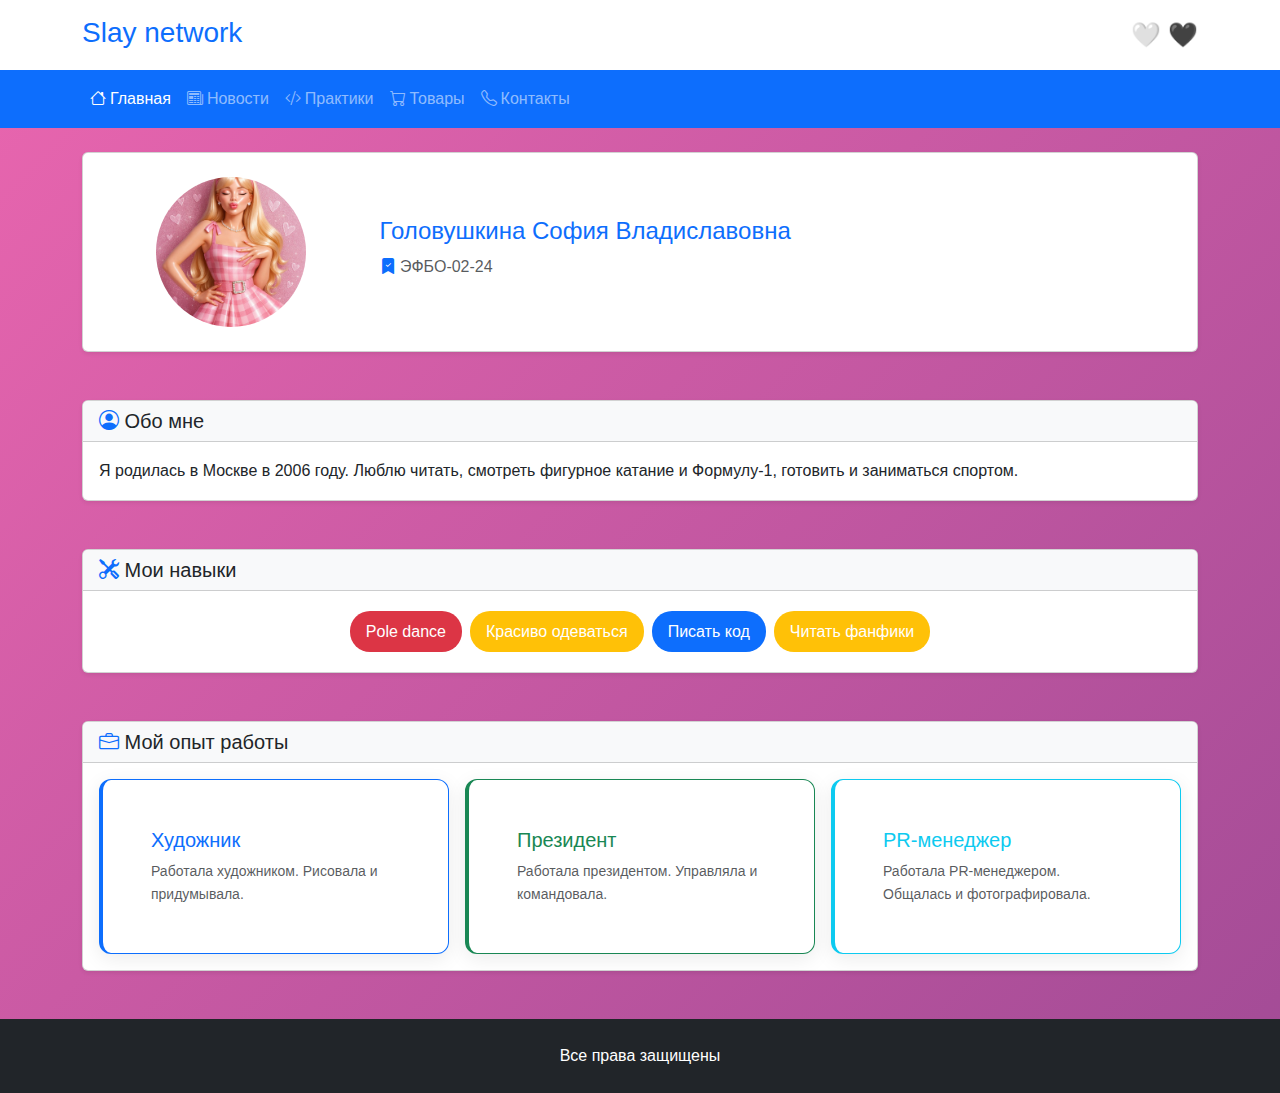
<file: index.html>
<!DOCTYPE html>
<html lang="ru">
  <head>
    <meta charset="UTF-8" />
    <meta name="viewport" content="width=device-width, initial-scale=1.0" />
    <title>Главная</title>
    <link
      href="https://cdn.jsdelivr.net/npm/bootstrap@5.3.2/dist/css/bootstrap.min.css"
      rel="stylesheet"
    />
    <link
      rel="stylesheet"
      href="https://cdn.jsdelivr.net/npm/bootstrap-icons@1.11.1/font/bootstrap-icons.css"
    />
    <link rel="stylesheet" href="style/styles.css" />
    <style>
      .theme-switcher__button {
        background: none;
        border: none;
        cursor: pointer;
        font-size: 1.5rem;
        transition: transform 0.3s ease;
      }

      .theme-switcher__button:hover {
        transform: scale(1.1);
      }

      .skill-badge {
        margin: 0.25rem;
        padding: 0.5rem 1rem;
        border-radius: 20px;
        font-weight: 500;
      }

      .experience-card {
        transition: transform 0.2s;
        height: 100%;
      }

      .experience-card:hover {
        transform: translateY(-5px);
      }

      .profile-photo {
        width: 150px;
        height: 150px;
        object-fit: cover;
      }
    </style>
  </head>
  <body class="bg-light">
    <div class="container-fluid p-0">
      <!-- Header -->
      <header class="bg-white shadow-sm py-3">
        <div class="container">
          <div class="row align-items-center">
            <div class="col">
              <h1 class="h3 mb-1 text-primary">Slay network</h1>
            </div>
            <div class="col-auto">
              <div class="theme-switcher">
                <button
                  class="theme-switcher__button"
                  id="themeToggle"
                  aria-label="Переключить тему"
                >
                  <span class="theme-switcher__icon theme-switcher__icon--light"
                    >🤍</span
                  >
                  <span class="theme-switcher__icon theme-switcher__icon--dark"
                    >🖤</span
                  >
                </button>
              </div>
            </div>
          </div>
        </div>
      </header>

      <!-- Navigation -->
      <nav class="navbar navbar-expand-lg navbar-dark bg-primary">
        <div class="container">
          <button
            class="navbar-toggler"
            type="button"
            data-bs-toggle="collapse"
            data-bs-target="#navbarNav"
          >
            <span class="navbar-toggler-icon"></span>
          </button>
          <div class="collapse navbar-collapse" id="navbarNav">
            <ul class="navbar-nav">
              <li class="nav-item">
                <a class="nav-link active" href="index.html">
                  <i class="bi bi-house me-1"></i>Главная
                </a>
              </li>
              <li class="nav-item">
                <a class="nav-link" href="pages/news.html">
                  <i class="bi bi-newspaper me-1"></i>Новости
                </a>
              </li>
              <li class="nav-item">
                <a class="nav-link" href="pages/practices.html">
                  <i class="bi bi-code-slash me-1"></i>Практики
                </a>
              </li>
              <li class="nav-item">
                <a class="nav-link" href="pages/goods.html">
                  <i class="bi bi-cart me-1"></i>Товары
                </a>
              </li>
              <li class="nav-item">
                <a class="nav-link" href="pages/contacts.html">
                  <i class="bi bi-telephone me-1"></i>Контакты
                </a>
              </li>
            </ul>
          </div>
        </div>
      </nav>

      <!-- Main Content -->
      <main class="container my-4">
        <!-- Profile Section -->
        <section class="mb-5">
          <div class="card shadow-sm">
            <div class="card-body p-4">
              <div class="row align-items-center">
                <div class="col-md-3 text-center mb-3 mb-md-0">
                  <img
                    src="images/photo.png"
                    alt="Фото автора"
                    class="img-fluid rounded-circle profile-photo"
                  />
                </div>
                <div class="col-md-9">
                  <h2 class="card-title h4 text-primary">
                    Головушкина София Владиславовна
                  </h2>
                  <p class="card-text text-muted mb-2">
                    <i class="bi bi-bookmark-check-fill text-primary"></i>
                    ЭФБО-02-24
                  </p>
                </div>
              </div>
            </div>
          </div>
        </section>

        <!-- About Section -->
        <section class="mb-5">
          <div class="card shadow-sm">
            <div class="card-header bg-light">
              <h3 class="card-title h5 mb-0">
                <i class="bi bi-person-circle text-primary"></i>
                Обо мне
              </h3>
            </div>
            <div class="card-body">
              <p class="card-text">
                Я родилась в Москве в 2006 году. Люблю читать, смотреть фигурное
                катание и Формулу-1, готовить и заниматься спортом.
              </p>
            </div>
          </div>
        </section>

        <!-- Skills Section -->
        <section class="mb-5">
          <div class="card shadow-sm">
            <div class="card-header bg-light">
              <h3 class="card-title h5 mb-0">
                <i class="bi bi-tools text-primary"></i>
                Мои навыки
              </h3>
            </div>
            <div class="card-body">
              <div class="d-flex flex-wrap justify-content-center">
                <span class="skill-badge bg-danger text-white">Pole dance</span>
                <span class="skill-badge bg-warning text-white"
                  >Красиво одеваться</span
                >
                <span class="skill-badge bg-primary text-white"
                  >Писать код</span
                >
                <span class="skill-badge bg-warning text-white"
                  >Читать фанфики</span
                >
              </div>
            </div>
          </div>
        </section>

        <!-- Experience Section -->
        <section class="mb-5">
          <div class="card shadow-sm">
            <div class="card-header bg-light">
              <h3 class="card-title h5 mb-0">
                <i class="bi bi-briefcase text-primary"></i>
                Мой опыт работы
              </h3>
            </div>
            <div class="card-body">
              <div class="row g-3">
                <div class="col-md-4">
                  <div class="card h-100 experience-card border-primary">
                    <div class="card-body">
                      <h5 class="card-title text-primary">Художник</h5>
                      <p class="card-text small text-muted">
                        Работала художником. Рисовала и придумывала.
                      </p>
                    </div>
                  </div>
                </div>
                <div class="col-md-4">
                  <div class="card h-100 experience-card border-success">
                    <div class="card-body">
                      <h5 class="card-title text-success">Президент</h5>
                      <p class="card-text small text-muted">
                        Работала президентом. Управляла и командовала.
                      </p>
                    </div>
                  </div>
                </div>
                <div class="col-md-4">
                  <div class="card h-100 experience-card border-info">
                    <div class="card-body">
                      <h5 class="card-title text-info">PR-менеджер</h5>
                      <p class="card-text small text-muted">
                        Работала PR-менеджером. Общалась и фотографировала.
                      </p>
                    </div>
                  </div>
                </div>
              </div>
            </div>
          </div>
        </section>
      </main>

      <!-- Footer -->
      <footer class="bg-dark text-white py-4 mt-5">
        <div class="container">
          <div class="row align-items-center">
            <div class="col-md-12 text-center">
              <p class="mb-0">Все права защищены</p>
            </div>
          </div>
        </div>
      </footer>
    </div>

    <script src="https://cdn.jsdelivr.net/npm/bootstrap@5.3.2/dist/js/bootstrap.bundle.min.js"></script>
    <script>
      // Функционал переключения темы
      class ThemeSwitcher {
        constructor() {
          this.themeToggle = document.getElementById("themeToggle");
          this.currentTheme = localStorage.getItem("theme") || "light";

          this.init();
        }

        init() {
          this.setTheme(this.currentTheme);
          this.themeToggle.addEventListener("click", () => this.toggleTheme());

          // Слушаем изменения системной темы
          window
            .matchMedia("(prefers-color-scheme: dark)")
            .addEventListener("change", (e) => {
              if (!localStorage.getItem("theme")) {
                this.setTheme(e.matches ? "dark" : "light");
              }
            });
        }

        toggleTheme() {
          this.currentTheme = this.currentTheme === "light" ? "dark" : "light";
          this.setTheme(this.currentTheme);
        }

        setTheme(theme) {
          document.documentElement.setAttribute("data-theme", theme);
          localStorage.setItem("theme", theme);
          this.updateButton(theme);
        }

        updateButton(theme) {
          const button = this.themeToggle;
          if (theme === "dark") {
            button.setAttribute("aria-label", "Включить светлую тему");
            button.classList.add("theme-switcher__button--dark");
          } else {
            button.setAttribute("aria-label", "Включить темную тему");
            button.classList.remove("theme-switcher__button--dark");
          }
        }
      }

      // Инициализация при загрузке страницы
      document.addEventListener("DOMContentLoaded", () => {
        new ThemeSwitcher();
      });
    </script>
  </body>
</html>
</file>
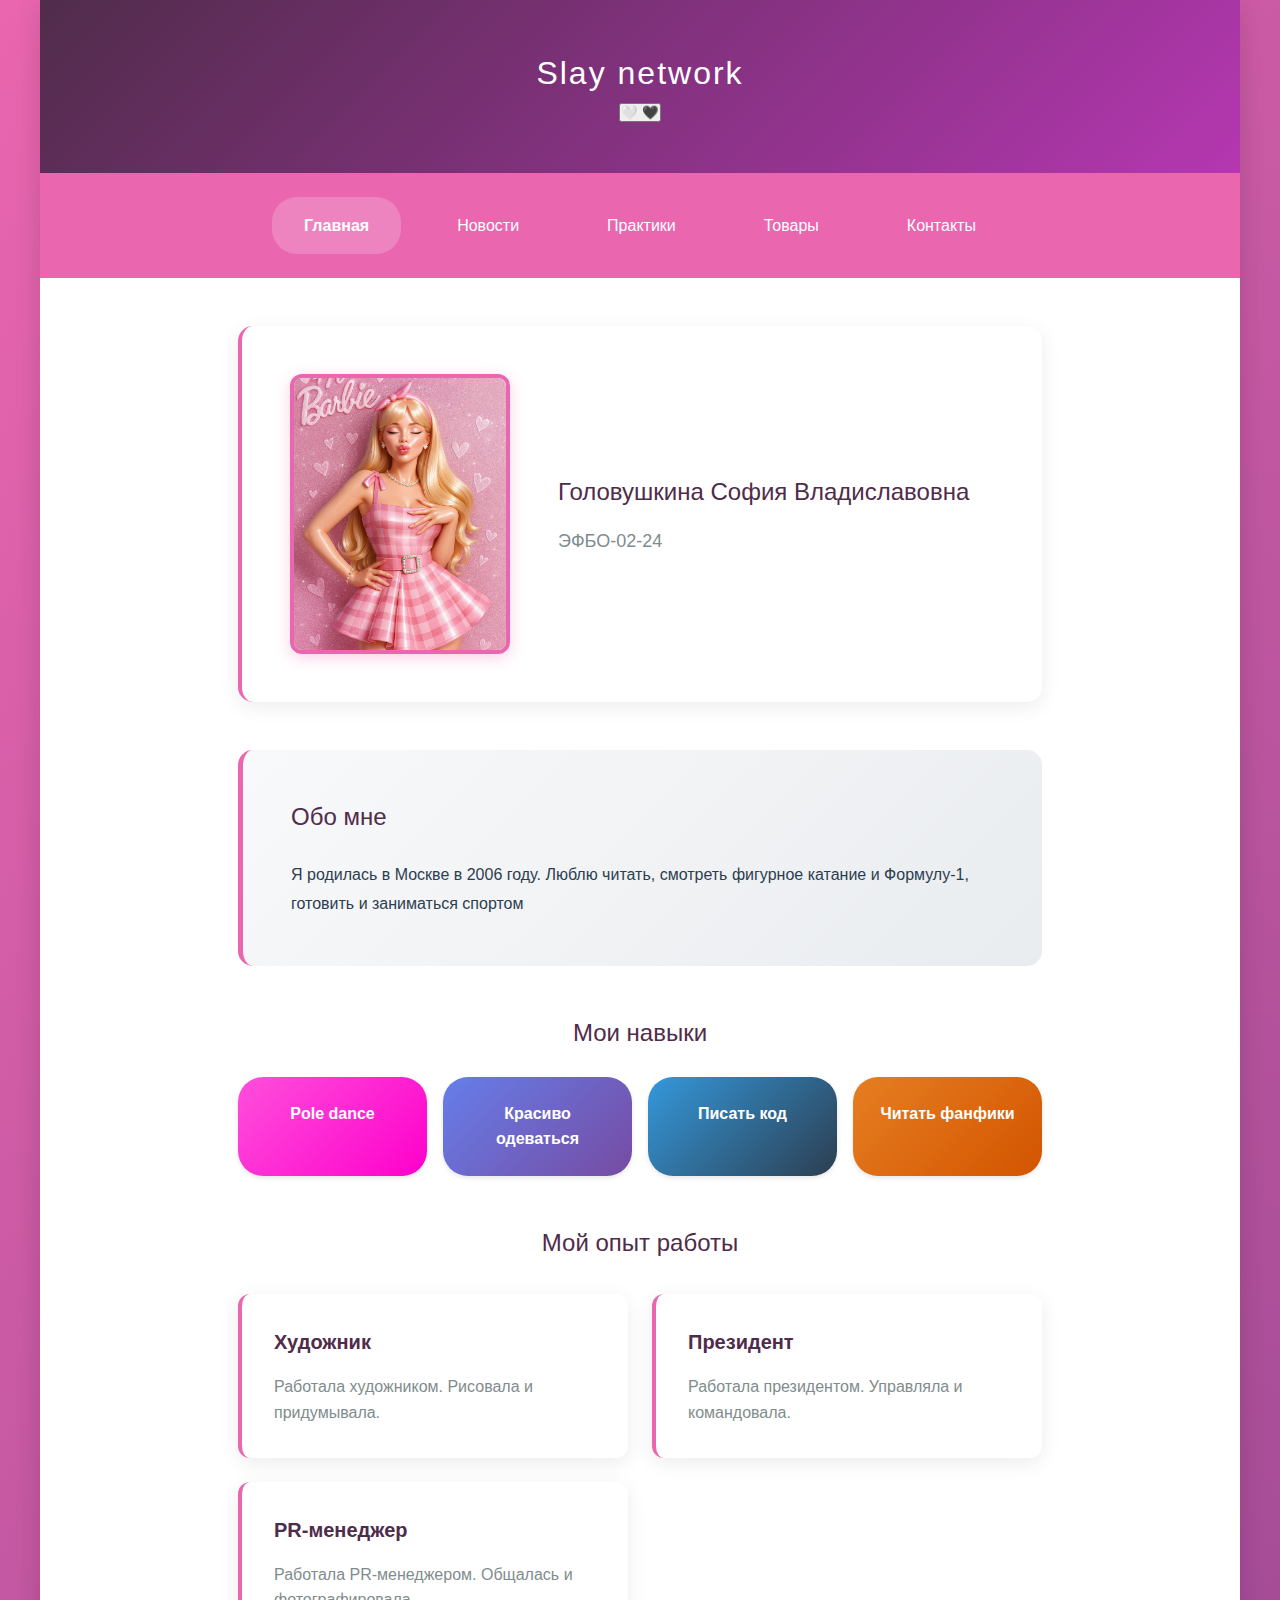
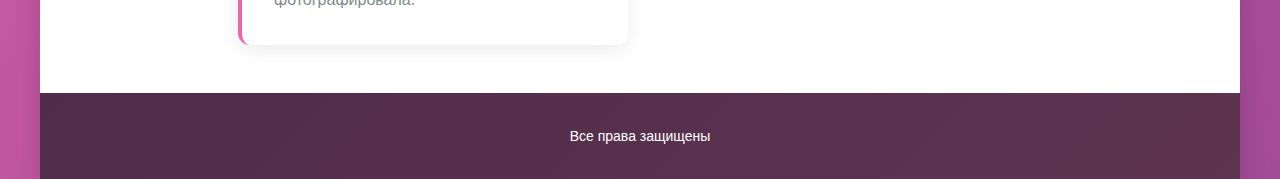
<file: index_v1.html>
<!DOCTYPE html>
<html lang="ru">
  <head>
    <meta charset="UTF-8" />
    <meta name="viewport" content="width=device-width, initial-scale=1.0" />
    <title>Главная</title>
    <link rel="stylesheet" href="style/styles.css" />
  </head>
  <body>
    <div class="page">
      <header class="header">
        <div class="header__top">
          <h1 class="header__title">Slay network</h1>
          <div class="theme-switcher">
            <button
              class="theme-switcher__button"
              id="themeToggle"
              aria-label="Переключить тему"
            >
              <span class="theme-switcher__icon theme-switcher__icon--light"
                >🤍</span
              >
              <span class="theme-switcher__icon theme-switcher__icon--dark"
                >🖤</span
              >
            </button>
          </div>
        </div>
      </header>
      <nav class="nav">
        <ul class="nav__list">
          <li class="nav__item nav__item--active">
            <a class="nav__link" href="index.html">Главная</a>
          </li>
          <li class="nav__item">
            <a class="nav__link" href="pages/news.html">Новости</a>
          </li>
          <li class="nav__item">
            <a class="nav__link" href="pages/practices.html">Практики</a>
          </li>
          <li class="nav__item">
            <a class="nav__link" href="pages/goods.html">Товары</a>
          </li>
          <li class="nav__item">
            <a class="nav__link" href="pages/contacts.html">Контакты</a>
          </li>
        </ul>
      </nav>
      <main class="main">
        <section class="profile">
          <div class="profile__card">
            <img
              class="profile__photo"
              src="images/photo.png"
              alt="Фото автора"
            />
            <div class="profile__info">
              <h2 class="profile__name">Головушкина София Владиславовна</h2>
              <p class="profile__group">ЭФБО-02-24</p>
            </div>
          </div>
        </section>

        <section class="about">
          <h2 class="about__title">Обо мне</h2>
          <div class="about__content">
            <p class="about__text">
              Я родилась в Москве в 2006 году. Люблю читать, смотреть фигурное
              катание и Формулу-1, готовить и заниматься спортом
            </p>
          </div>
        </section>

        <section class="skills">
          <h2 class="skills__title">Мои навыки</h2>
          <div class="skills__list">
            <div class="skill skill--pink">
              <span class="skill__name">Pole dance</span>
            </div>
            <div class="skill skill--purple">
              <span class="skill__name">Красиво одеваться</span>
            </div>
            <div class="skill skill--blue">
              <span class="skill__name">Писать код</span>
            </div>
            <div class="skill skill--orange">
              <span class="skill__name">Читать фанфики</span>
            </div>
          </div>
        </section>

        <section class="experience">
          <h2 class="experience__title">Мой опыт работы</h2>
          <div class="experience__grid">
            <article class="experience-card">
              <h3 class="experience-card__title">Художник</h3>
              <p class="experience-card__desc">
                Работала художником. Рисовала и придумывала.
              </p>
            </article>
            <article class="experience-card">
              <h3 class="experience-card__title">Президент</h3>
              <p class="experience-card__desc">
                Работала президентом. Управляла и командовала.
              </p>
            </article>
            <article class="experience-card">
              <h3 class="experience-card__title">PR-менеджер</h3>
              <p class="experience-card__desc">
                Работала PR-менеджером. Общалась и фотографировала.
              </p>
            </article>
          </div>
        </section>
      </main>
      <footer class="footer">
        <p class="footer__text">Все права защищены</p>
      </footer>
    </div>

    <script>
      // Функционал переключения темы
      class ThemeSwitcher {
        constructor() {
          this.themeToggle = document.getElementById("themeToggle");
          this.currentTheme = localStorage.getItem("theme") || "light";

          this.init();
        }

        init() {
          this.setTheme(this.currentTheme);
          this.themeToggle.addEventListener("click", () => this.toggleTheme());

          // Слушаем изменения системной темы
          window
            .matchMedia("(prefers-color-scheme: dark)")
            .addEventListener("change", (e) => {
              if (!localStorage.getItem("theme")) {
                this.setTheme(e.matches ? "dark" : "light");
              }
            });
        }

        toggleTheme() {
          this.currentTheme = this.currentTheme === "light" ? "dark" : "light";
          this.setTheme(this.currentTheme);
        }

        setTheme(theme) {
          document.documentElement.setAttribute("data-theme", theme);
          localStorage.setItem("theme", theme);
          this.updateButton(theme);
        }

        updateButton(theme) {
          const button = this.themeToggle;
          if (theme === "dark") {
            button.setAttribute("aria-label", "Включить светлую тему");
            button.classList.add("theme-switcher__button--dark");
          } else {
            button.setAttribute("aria-label", "Включить темную тему");
            button.classList.remove("theme-switcher__button--dark");
          }
        }
      }

      // Инициализация при загрузке страницы
      document.addEventListener("DOMContentLoaded", () => {
        new ThemeSwitcher();
      });
    </script>
  </body>
</html>
</file>
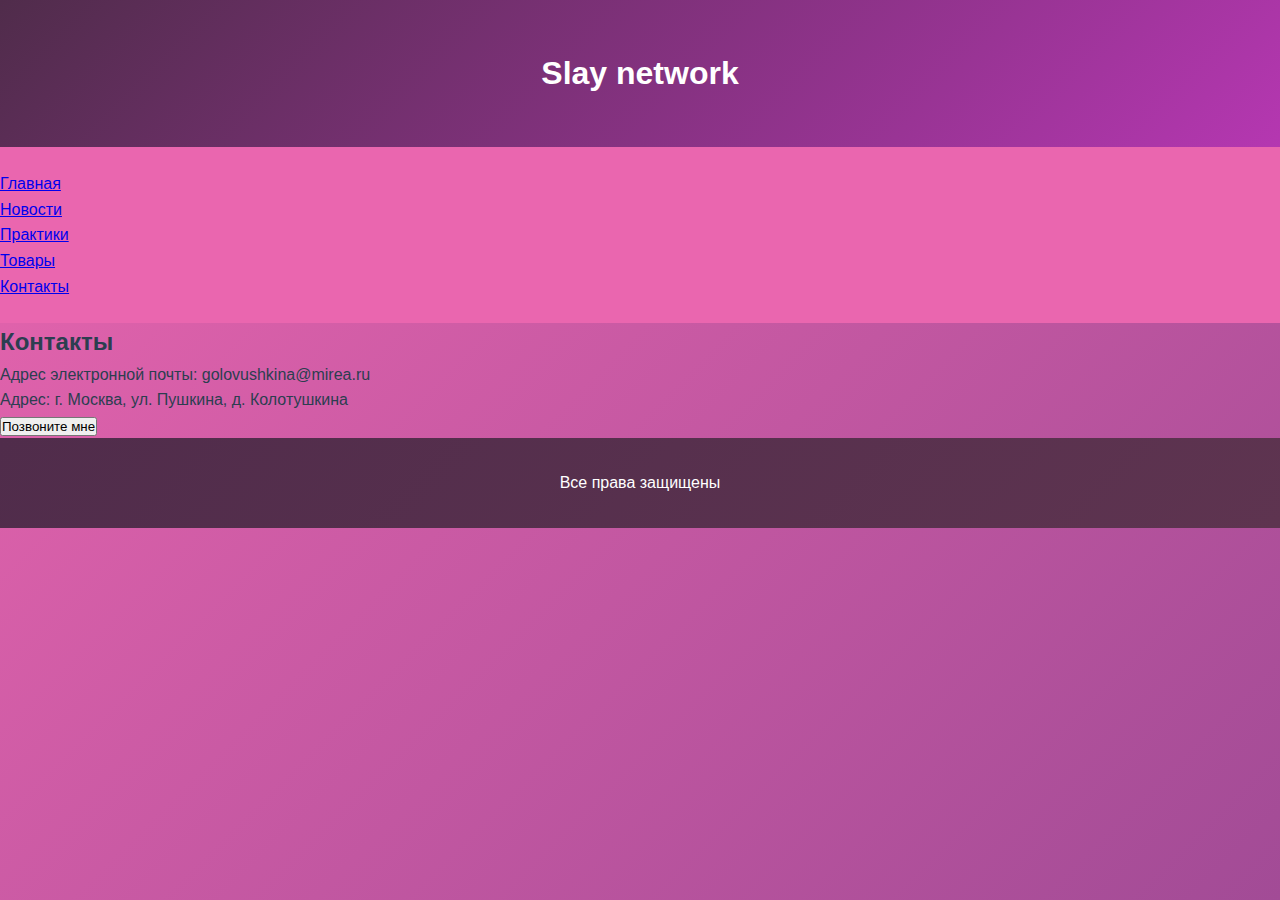
<file: pages/contacts.html>
<!DOCTYPE html>
<html lang="ru">
  <head>
    <meta charset="UTF-8" />
    <meta name="viewport" content="width=device-width, initial-scale=1.0" />
    <title>Контакты</title>
    <link rel="stylesheet" href="../style/styles.css" />
  </head>
  <body>
    <div class="page-container">
      <header class="header">
        <h1>Slay network</h1>
      </header>
      <nav class="nav">
        <ul class="nav-list">
          <li class="nav-item">
            <a class="nav-link" href="../index.html">Главная</a>
          </li>
          <li class="nav-item">
            <a class="nav-link" href="news.html">Новости</a>
          </li>
          <li class="nav-item">
            <a class="nav-link" href="practices.html">Практики</a>
          </li>
          <li class="nav-item">
            <a class="nav-link" href="goods.html">Товары</a>
          </li>
          <li class="nav-item">
            <a class="nav-link" href="contacts.html">Контакты</a>
          </li>
        </ul>
      </nav>
      <main class="content">
        <section class="contacts-container">
          <h2 class="section-title">Контакты</h2>
          <div class="contact-info">
            <p>Адрес электронной почты: golovushkina@mirea.ru</p>
          </div>
          <div class="contact-info">
            <p>Адрес: г. Москва, ул. Пушкина, д. Колотушкина</p>
          </div>
          <button class="contact-button">Позвоните мне</button>
        </section>
      </main>
      <footer class="footer">
        <p>Все права защищены</p>
      </footer>
    </div>
  </body>
</html>
</file>
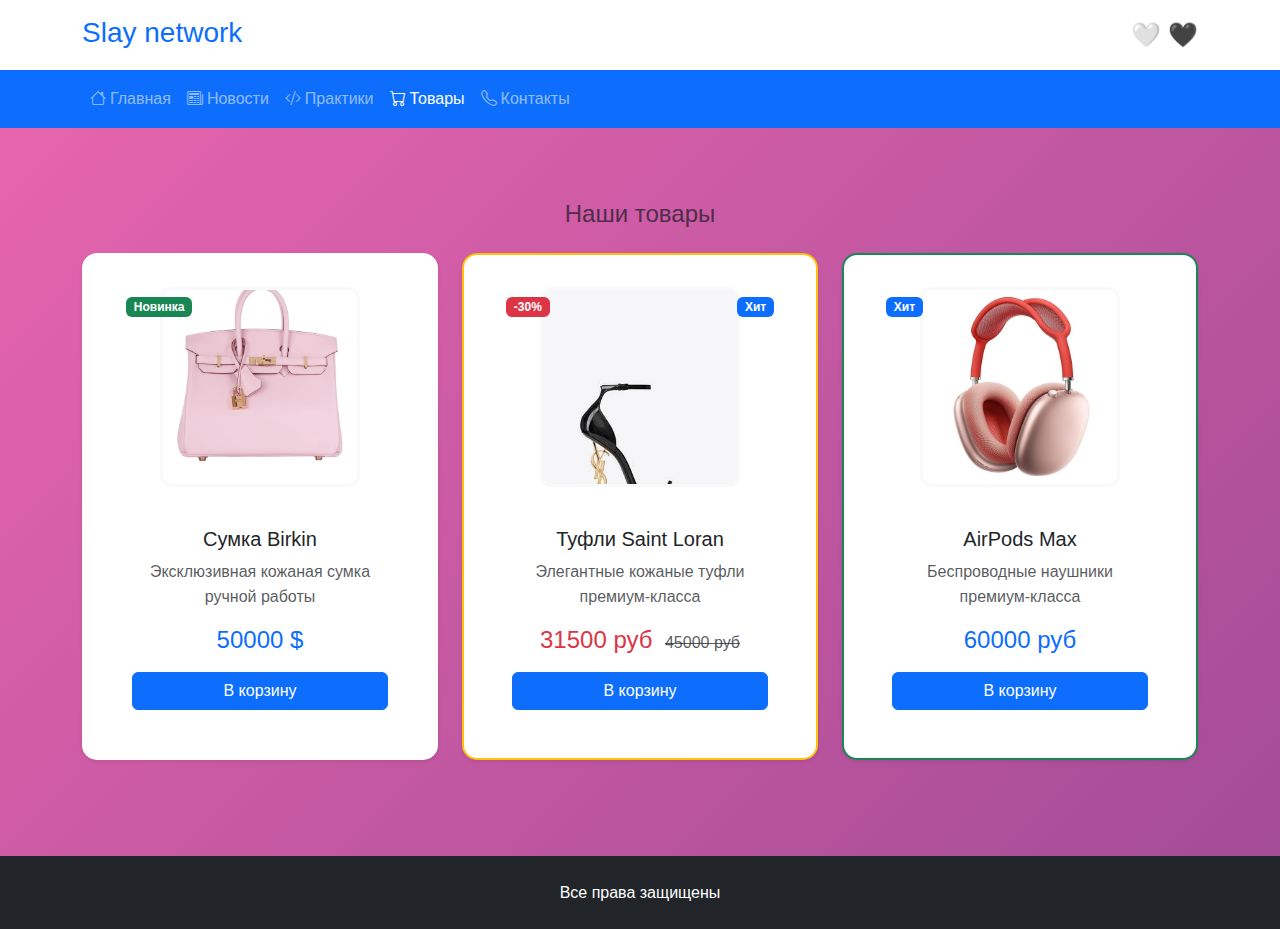
<file: pages/goods.html>
<!DOCTYPE html>
<html lang="ru">
  <head>
    <meta charset="UTF-8" />
    <meta name="viewport" content="width=device-width, initial-scale=1.0" />
    <title>Товары</title>
    <link
      href="https://cdn.jsdelivr.net/npm/bootstrap@5.3.2/dist/css/bootstrap.min.css"
      rel="stylesheet"
    />
    <link
      rel="stylesheet"
      href="https://cdn.jsdelivr.net/npm/bootstrap-icons@1.11.1/font/bootstrap-icons.css"
    />
    <link rel="stylesheet" href="../style/styles.css" />
    <style>
      .theme-switcher__button {
        background: none;
        border: none;
        cursor: pointer;
        font-size: 1.5rem;
        transition: transform 0.3s ease;
      }

      .theme-switcher__button:hover {
        transform: scale(1.1);
      }

      .product-card {
        transition: transform 0.2s;
        height: 100%;
      }

      .product-card:hover {
        transform: translateY(-5px);
      }

      .product-card__badge {
        position: absolute;
        top: 10px;
        left: 10px;
        z-index: 2;
      }

      .product-card--selected {
        border: 2px solid #198754 !important;
      }

      .product-card__image {
        height: 200px;
        object-fit: cover;
      }
    </style>
  </head>
  <body class="bg-light">
    <div class="container-fluid p-0">
      <!-- Header -->
      <header class="bg-white shadow-sm py-3">
        <div class="container">
          <div class="row align-items-center">
            <div class="col">
              <h1 class="h3 mb-1 text-primary">Slay network</h1>
            </div>
            <div class="col-auto">
              <div class="theme-switcher">
                <button
                  class="theme-switcher__button"
                  id="themeToggle"
                  aria-label="Переключить тему"
                >
                  <span class="theme-switcher__icon theme-switcher__icon--light"
                    >🤍</span
                  >
                  <span class="theme-switcher__icon theme-switcher__icon--dark"
                    >🖤</span
                  >
                </button>
              </div>
            </div>
          </div>
        </div>
      </header>

      <!-- Navigation -->
      <nav class="navbar navbar-expand-lg navbar-dark bg-primary">
        <div class="container">
          <button
            class="navbar-toggler"
            type="button"
            data-bs-toggle="collapse"
            data-bs-target="#navbarNav"
          >
            <span class="navbar-toggler-icon"></span>
          </button>
          <div class="collapse navbar-collapse" id="navbarNav">
            <ul class="navbar-nav">
              <li class="nav-item">
                <a class="nav-link" href="../index.html">
                  <i class="bi bi-house me-1"></i>Главная
                </a>
              </li>
              <li class="nav-item">
                <a class="nav-link" href="news.html">
                  <i class="bi bi-newspaper me-1"></i>Новости
                </a>
              </li>
              <li class="nav-item">
                <a class="nav-link" href="practices.html">
                  <i class="bi bi-code-slash me-1"></i>Практики
                </a>
              </li>
              <li class="nav-item">
                <a class="nav-link active" href="goods.html">
                  <i class="bi bi-cart me-1"></i>Товары
                </a>
              </li>
              <li class="nav-item">
                <a class="nav-link" href="contacts.html">
                  <i class="bi bi-telephone me-1"></i>Контакты
                </a>
              </li>
            </ul>
          </div>
        </div>
      </nav>

      <!-- Main Content -->
      <main class="container my-4">
        <section class="products">
          <h2 class="products__title text-center mb-4">Наши товары</h2>

          <div class="row g-4">
            <!-- Карточка 1 - Базовая -->
            <div class="col-md-4">
              <article class="card h-100 product-card shadow-sm">
                <div class="position-relative">
                  <span class="badge bg-success product-card__badge"
                    >Новинка</span
                  >
                  <img
                    src="../images/goods1.png"
                    class="card-img-top product-card__image"
                    alt="Сумка Birkin"
                  />
                </div>
                <div class="card-body d-flex flex-column">
                  <h3 class="card-title h5">Сумка Birkin</h3>
                  <p class="card-text text-muted flex-grow-1">
                    Эксклюзивная кожаная сумка ручной работы
                  </p>
                  <div class="mb-3">
                    <span class="h4 text-primary">50000 $</span>
                  </div>
                  <button class="btn btn-primary product-card__add-to-cart">
                    В корзину
                  </button>
                </div>
              </article>
            </div>

            <!-- Карточка 2 - Со скидкой -->
            <div class="col-md-4">
              <article class="card h-100 product-card shadow-sm border-warning">
                <div class="position-relative">
                  <span class="badge bg-danger product-card__badge">-30%</span>
                  <span
                    class="badge bg-primary product-card__badge"
                    style="left: auto; right: 10px"
                    >Хит</span
                  >
                  <img
                    src="../images/goods2.png"
                    class="card-img-top product-card__image"
                    alt="Туфли Saint Loran"
                  />
                </div>
                <div class="card-body d-flex flex-column">
                  <h3 class="card-title h5">Туфли Saint Loran</h3>
                  <p class="card-text text-muted flex-grow-1">
                    Элегантные кожаные туфли премиум-класса
                  </p>
                  <div class="mb-3">
                    <span class="h4 text-danger">31500 руб</span>
                    <span class="text-muted text-decoration-line-through ms-2"
                      >45000 руб</span
                    >
                  </div>
                  <button class="btn btn-primary product-card__add-to-cart">
                    В корзину
                  </button>
                </div>
              </article>
            </div>

            <!-- Карточка 3 - Хит продаж -->
            <div class="col-md-4">
              <article
                class="card h-100 product-card shadow-sm product-card--selected"
              >
                <div class="position-relative">
                  <span class="badge bg-primary product-card__badge">Хит</span>
                  <img
                    src="../images/goods3.png"
                    class="card-img-top product-card__image"
                    alt="AirPods Max"
                  />
                </div>
                <div class="card-body d-flex flex-column">
                  <h3 class="card-title h5">AirPods Max</h3>
                  <p class="card-text text-muted flex-grow-1">
                    Беспроводные наушники премиум-класса
                  </p>
                  <div class="mb-3">
                    <span class="h4 text-primary">60000 руб</span>
                  </div>
                  <button class="btn btn-primary product-card__add-to-cart">
                    В корзину
                  </button>
                </div>
              </article>
            </div>
          </div>
        </section>
      </main>

      <!-- Footer -->
      <footer class="bg-dark text-white py-4 mt-5">
        <div class="container">
          <div class="row align-items-center">
            <div class="col-md-12 text-center">
              <p class="mb-0">Все права защищены</p>
            </div>
          </div>
        </div>
      </footer>
    </div>

    <script src="https://cdn.jsdelivr.net/npm/bootstrap@5.3.2/dist/js/bootstrap.bundle.min.js"></script>
    <script>
      // Функционал переключения темы
      class ThemeSwitcher {
        constructor() {
          this.themeToggle = document.getElementById("themeToggle");
          this.currentTheme = localStorage.getItem("theme") || "light";

          this.init();
        }

        init() {
          this.setTheme(this.currentTheme);
          this.themeToggle.addEventListener("click", () => this.toggleTheme());
        }

        toggleTheme() {
          this.currentTheme = this.currentTheme === "light" ? "dark" : "light";
          this.setTheme(this.currentTheme);
        }

        setTheme(theme) {
          document.documentElement.setAttribute("data-theme", theme);
          localStorage.setItem("theme", theme);
          this.updateButton(theme);
        }

        updateButton(theme) {
          const button = this.themeToggle;
          if (theme === "dark") {
            button.setAttribute("aria-label", "Включить светлую тему");
            button.classList.add("theme-switcher__button--dark");
          } else {
            button.setAttribute("aria-label", "Включить темную тему");
            button.classList.remove("theme-switcher__button--dark");
          }
        }
      }

      // Функционал карточек товаров
      class ProductCards {
        constructor() {
          this.addToCartButtons = document.querySelectorAll(
            ".product-card__add-to-cart"
          );
          this.init();
        }

        init() {
          this.addEventListeners();
        }

        addEventListeners() {
          this.addToCartButtons.forEach((button) => {
            button.addEventListener("click", (e) => {
              e.stopPropagation();
              this.addToCart(button);
            });
          });

          // Обработчики для клика по карточке
          document.querySelectorAll(".product-card").forEach((card) => {
            card.addEventListener("click", (e) => {
              if (!e.target.closest(".product-card__add-to-cart")) {
                this.showProductDetails(card);
              }
            });
          });
        }

        addToCart(button) {
          const card = button.closest(".product-card");
          const wasAdded = card.classList.contains("product-card--selected");

          if (!wasAdded) {
            card.classList.add("product-card--selected");
            button.textContent = "✓ В корзине";
            button.classList.remove("btn-primary");
            button.classList.add("btn-success");
          } else {
            card.classList.remove("product-card--selected");
            button.textContent = "В корзину";
            button.classList.remove("btn-success");
            button.classList.add("btn-primary");
          }
        }

        showProductDetails(card) {
          const title = card.querySelector(".card-title").textContent;
          alert(`Подробная информация о товаре: ${title}`);
        }
      }

      // Инициализация при загрузке страницы
      document.addEventListener("DOMContentLoaded", () => {
        new ThemeSwitcher();
        new ProductCards();
      });
    </script>
  </body>
</html>
</file>
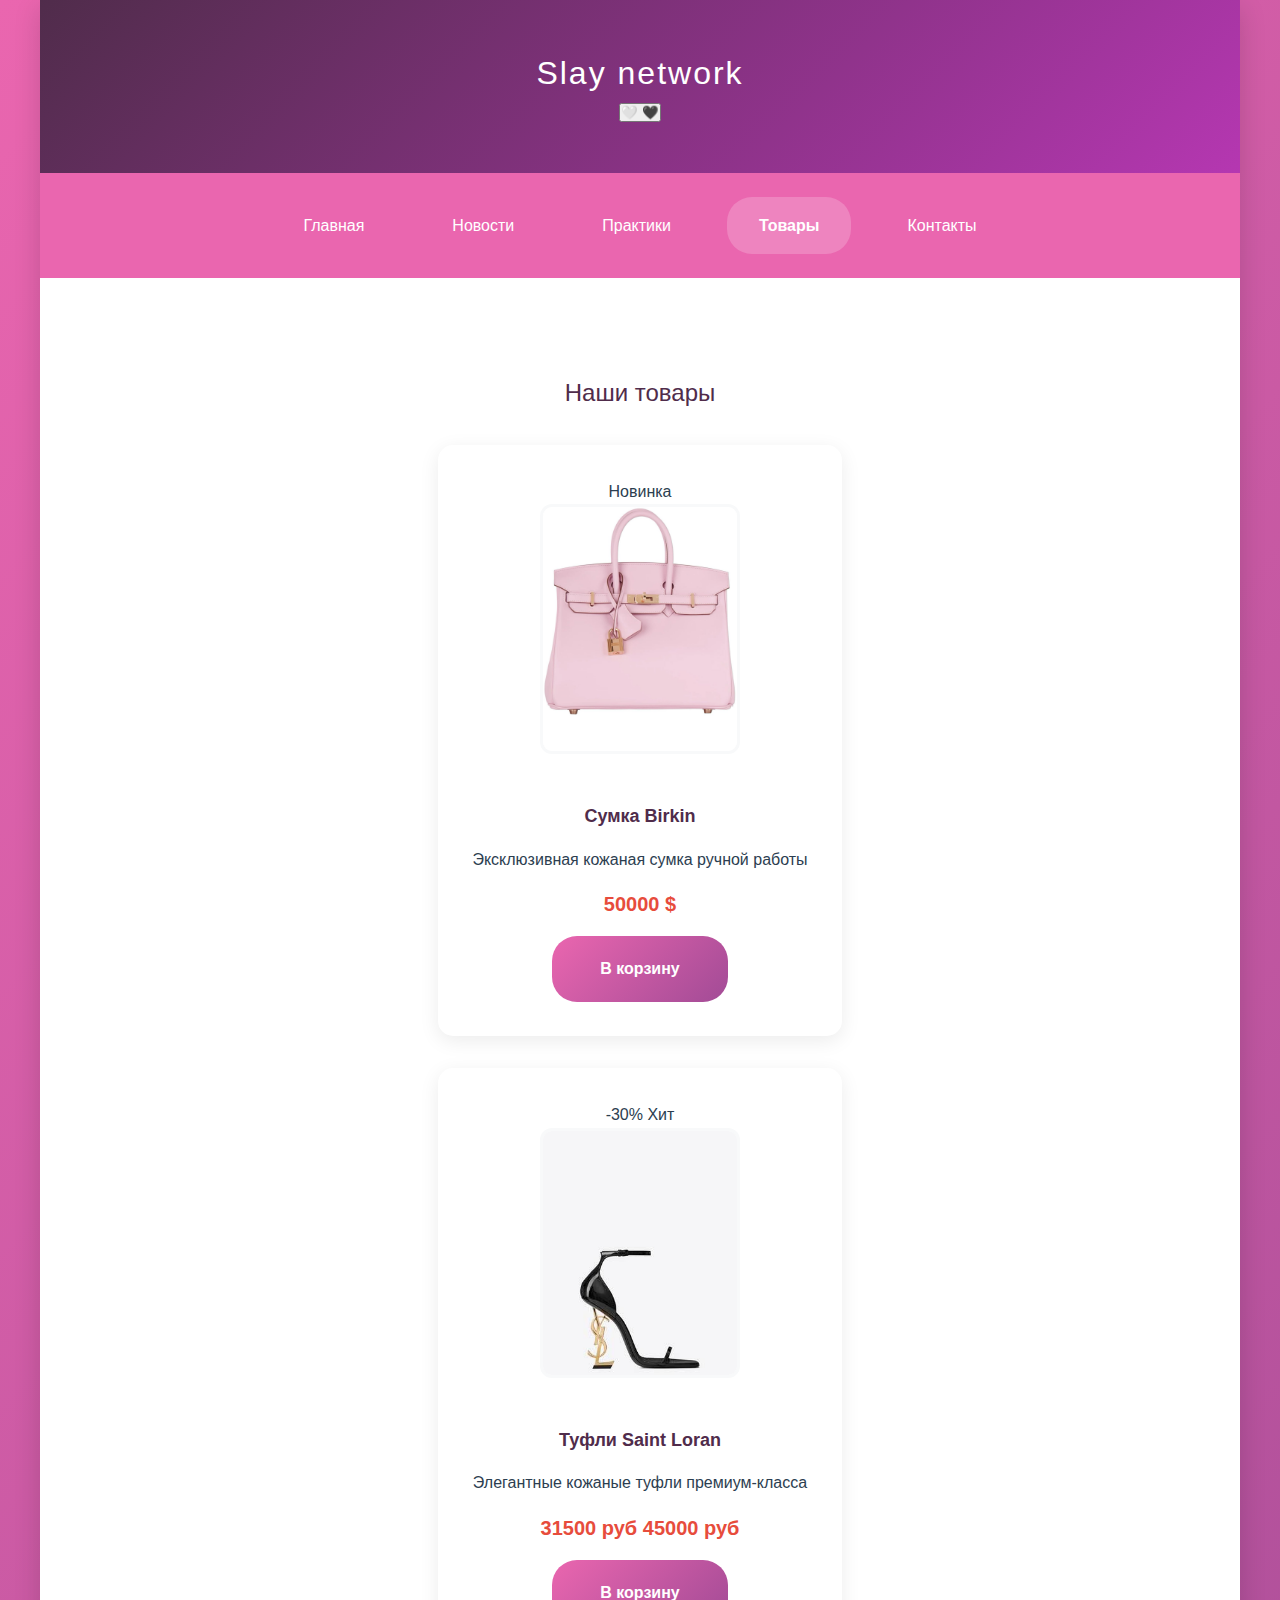
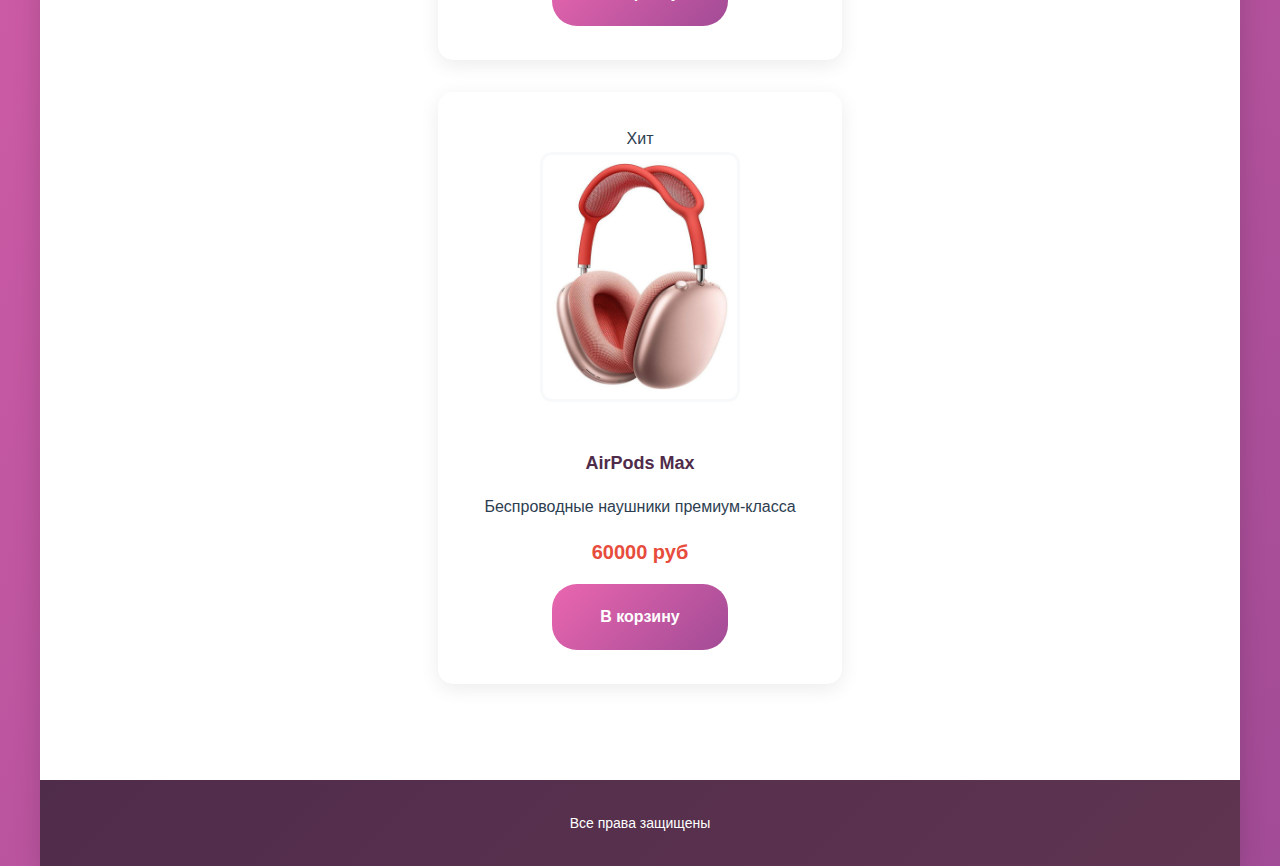
<file: pages/goods_v1.html>
<!DOCTYPE html>
<html lang="ru">
  <head>
    <meta charset="UTF-8" />
    <meta name="viewport" content="width=device-width, initial-scale=1.0" />
    <title>Товары</title>
    <link rel="stylesheet" href="../style/styles.css" />
  </head>
  <body>
    <div class="page">
      <header class="header">
        <div class="header__top">
          <h1 class="header__title">Slay network</h1>
          <div class="theme-switcher">
            <button
              class="theme-switcher__button"
              id="themeToggle"
              aria-label="Переключить тему"
            >
              <span class="theme-switcher__icon theme-switcher__icon--light"
                >🤍</span
              >
              <span class="theme-switcher__icon theme-switcher__icon--dark"
                >🖤</span
              >
            </button>
          </div>
        </div>
      </header>
      <nav class="nav">
        <ul class="nav__list">
          <li class="nav__item">
            <a class="nav__link" href="../index.html">Главная</a>
          </li>
          <li class="nav__item">
            <a class="nav__link" href="news.html">Новости</a>
          </li>
          <li class="nav__item">
            <a class="nav__link" href="practices.html">Практики</a>
          </li>
          <li class="nav__item nav__item--active">
            <a class="nav__link" href="goods.html">Товары</a>
          </li>
          <li class="nav__item">
            <a class="nav__link" href="contacts.html">Контакты</a>
          </li>
        </ul>
      </nav>
      <main class="main">
        <section class="products">
          <h2 class="products__title">Наши товары</h2>

          <div class="products__grid">
            <!-- Карточка 1 - Базовая -->
            <article class="product-card">
              <div class="product-card__badges">
                <span class="product-card__badge product-card__badge--new"
                  >Новинка</span
                >
              </div>
              <div class="product-card__image-container">
                <img
                  class="product-card__image"
                  src="../images/goods1.png"
                  alt="Сумка Birkin"
                />
              </div>
              <div class="product-card__content">
                <h3 class="product-card__title">Сумка Birkin</h3>
                <p class="product-card__description">
                  Эксклюзивная кожаная сумка ручной работы
                </p>
                <div class="product-card__price">
                  <span class="product-card__current-price">50000 $</span>
                </div>
              </div>
              <div class="product-card__actions">
                <button
                  class="button button--primary product-card__add-to-cart"
                >
                  В корзину
                </button>
              </div>
            </article>

            <!-- Карточка 2 - Со скидкой -->
            <article class="product-card product-card--discount">
              <div class="product-card__badges">
                <span class="product-card__badge product-card__badge--discount"
                  >-30%</span
                >
                <span
                  class="product-card__badge product-card__badge--bestseller"
                  >Хит</span
                >
              </div>
              <div class="product-card__image-container">
                <img
                  class="product-card__image"
                  src="../images/goods2.png"
                  alt="Туфли Saint Loran"
                />
              </div>
              <div class="product-card__content">
                <h3 class="product-card__title">Туфли Saint Loran</h3>
                <p class="product-card__description">
                  Элегантные кожаные туфли премиум-класса
                </p>
                <div class="product-card__price">
                  <span class="product-card__current-price">31500 руб</span>
                  <span class="product-card__old-price">45000 руб</span>
                </div>
              </div>
              <div class="product-card__actions">
                <button
                  class="button button--primary product-card__add-to-cart"
                >
                  В корзину
                </button>
              </div>
            </article>

            <article class="product-card product-card--selected">
              <div class="product-card__badges">
                <span
                  class="product-card__badge product-card__badge--bestseller"
                  >Хит</span
                >
              </div>
              <div class="product-card__image-container">
                <img
                  class="product-card__image"
                  src="../images/goods3.png"
                  alt="AirPods Max"
                />
              </div>
              <div class="product-card__content">
                <h3 class="product-card__title">AirPods Max</h3>
                <p class="product-card__description">
                  Беспроводные наушники премиум-класса
                </p>
                <div class="product-card__price">
                  <span class="product-card__current-price">60000 руб</span>
                </div>
              </div>
              <div class="product-card__actions">
                <button
                  class="button button--primary product-card__add-to-cart"
                >
                  В корзину
                </button>
              </div>
            </article>
          </div>
        </section>
      </main>
      <footer class="footer">
        <p class="footer__text">Все права защищены</p>
      </footer>
    </div>

    <script>
      // Функционал переключения темы
      class ThemeSwitcher {
        constructor() {
          this.themeToggle = document.getElementById("themeToggle");
          this.currentTheme = localStorage.getItem("theme") || "light";

          this.init();
        }

        init() {
          this.setTheme(this.currentTheme);
          this.themeToggle.addEventListener("click", () => this.toggleTheme());
        }

        toggleTheme() {
          this.currentTheme = this.currentTheme === "light" ? "dark" : "light";
          this.setTheme(this.currentTheme);
        }

        setTheme(theme) {
          document.documentElement.setAttribute("data-theme", theme);
          localStorage.setItem("theme", theme);
          this.updateButton(theme);
        }

        updateButton(theme) {
          const button = this.themeToggle;
          if (theme === "dark") {
            button.setAttribute("aria-label", "Включить светлую тему");
            button.classList.add("theme-switcher__button--dark");
          } else {
            button.setAttribute("aria-label", "Включить темную тему");
            button.classList.remove("theme-switcher__button--dark");
          }
        }
      }

      // Функционал карточек товаров
      class ProductCards {
        constructor() {
          this.cards = document.querySelectorAll(".product-card");
          this.wishlistButtons = document.querySelectorAll(
            ".product-card__wishlist"
          );
          this.addToCartButtons = document.querySelectorAll(
            ".product-card__add-to-cart"
          );

          this.init();
        }

        init() {
          this.addEventListeners();
        }

        addEventListeners() {
          // Обработчики для добавления в корзину
          this.addToCartButtons.forEach((button) => {
            if (!button.disabled) {
              button.addEventListener("click", (e) => {
                e.stopPropagation();
                this.addToCart(button);
              });
            }
          });

          // Обработчики для клика по карточке
          this.cards.forEach((card) => {
            card.addEventListener("click", (e) => {
              if (
                !e.target.closest(".product-card__wishlist") &&
                !e.target.closest(".product-card__add-to-cart") &&
                !e.target.closest(".product-card__details")
              ) {
                this.showProductDetails(card);
              }
            });
          });
        }

        toggleWishlist(button) {
          button.classList.toggle("product-card__wishlist--active");
          const isActive = button.classList.contains(
            "product-card__wishlist--active"
          );
          button.setAttribute(
            "aria-label",
            isActive ? "Удалить из избранного" : "Добавить в избранное"
          );
        }

        addToCart(button) {
          const card = button.closest(".product-card");
          const wasAdded = card.classList.contains("product-card--selected");

          if (!wasAdded) {
            card.classList.add("product-card--selected");
            button.textContent = "✓ В корзине";
            button.classList.add("product-card__add-to-cart--added");
          } else {
            card.classList.remove("product-card--selected");
            button.textContent = "В корзину";
            button.classList.remove("product-card__add-to-cart--added");
          }
        }

        showProductDetails(card) {
          const title = card.querySelector(".product-card__title").textContent;
          alert(`Подробная информация о товаре: ${title}`);
        }
      }

      // Инициализация при загрузке страницы
      document.addEventListener("DOMContentLoaded", () => {
        new ThemeSwitcher();
        new ProductCards();
      });
    </script>
  </body>
</html>
</file>
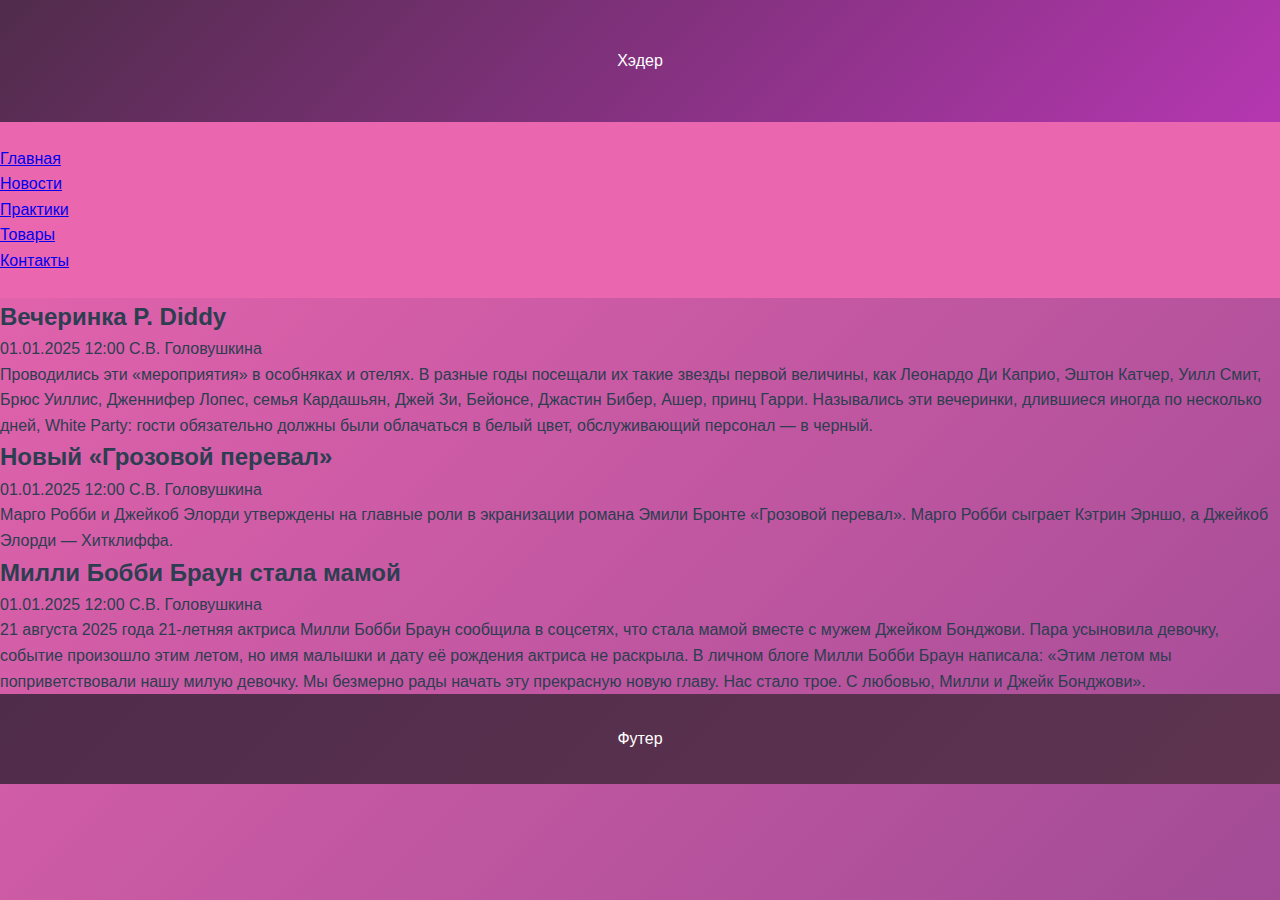
<file: pages/news.html>
<!DOCTYPE html>
<html lang="ru">
  <head>
    <meta charset="UTF-8" />
    <meta name="viewport" content="width=device-width, initial-scale=1.0" />
    <title>Новости</title>
    <link rel="stylesheet" href="../style/styles.css" />
  </head>
  <body>
    <div class="page-container">
      <div class="header">Хэдер</div>
      <div class="nav">
        <ul class="nav-list">
          <li class="nav-item">
            <a class="nav-link" href="../index.html">Главная</a>
          </li>
          <li class="nav-item">
            <a class="nav-link" href="news.html">Новости</a>
          </li>
          <li class="nav-item">
            <a class="nav-link" href="practices.html">Практики</a>
          </li>
          <li class="nav-item">
            <a class="nav-link" href="goods.html">Товары</a>
          </li>
          <li class="nav-item">
            <a class="nav-link" href="contacts.html">Контакты</a>
          </li>
        </ul>
      </div>
      <div class="content">
        <div class="news-container">
          <div class="news-card">
            <h2 class="news-title">Вечеринка P. Diddy</h2>
            <p class="news-meta">01.01.2025 12:00 С.В. Головушкина</p>
            <p class="news-text">
              Проводились эти «мероприятия» в особняках и отелях. В разные годы
              посещали их такие звезды первой величины, как Леонардо Ди Каприо,
              Эштон Катчер, Уилл Смит, Брюс Уиллис, Дженнифер Лопес, семья
              Кардашьян, Джей Зи, Бейонсе, Джастин Бибер, Ашер, принц Гарри.
              Назывались эти вечеринки, длившиеся иногда по несколько дней,
              White Party: гости обязательно должны были облачаться в белый
              цвет, обслуживающий персонал — в черный.
            </p>
          </div>
          <div class="news-card">
            <h2 class="news-title">Новый «Грозовой перевал»</h2>
            <p class="news-meta">01.01.2025 12:00 С.В. Головушкина</p>
            <p class="news-text">
              Марго Робби и Джейкоб Элорди утверждены на главные роли в
              экранизации романа Эмили Бронте «Грозовой перевал». Марго Робби
              сыграет Кэтрин Эрншо, а Джейкоб Элорди — Хитклиффа.
            </p>
          </div>
          <div class="news-card">
            <h2 class="news-title">Милли Бобби Браун стала мамой</h2>
            <p class="news-meta">01.01.2025 12:00 С.В. Головушкина</p>
            <p class="news-text">
              21 августа 2025 года 21-летняя актриса Милли Бобби Браун сообщила
              в соцсетях, что стала мамой вместе с мужем Джейком Бонджови. Пара
              усыновила девочку, событие произошло этим летом, но имя малышки и
              дату её рождения актриса не раскрыла. В личном блоге Милли Бобби
              Браун написала: «Этим летом мы поприветствовали нашу милую
              девочку. Мы безмерно рады начать эту прекрасную новую главу. Нас
              стало трое. С любовью, Милли и Джейк Бонджови».
            </p>
          </div>
        </div>
      </div>
      <div class="footer">Футер</div>
    </div>
  </body>
</html>
</file>
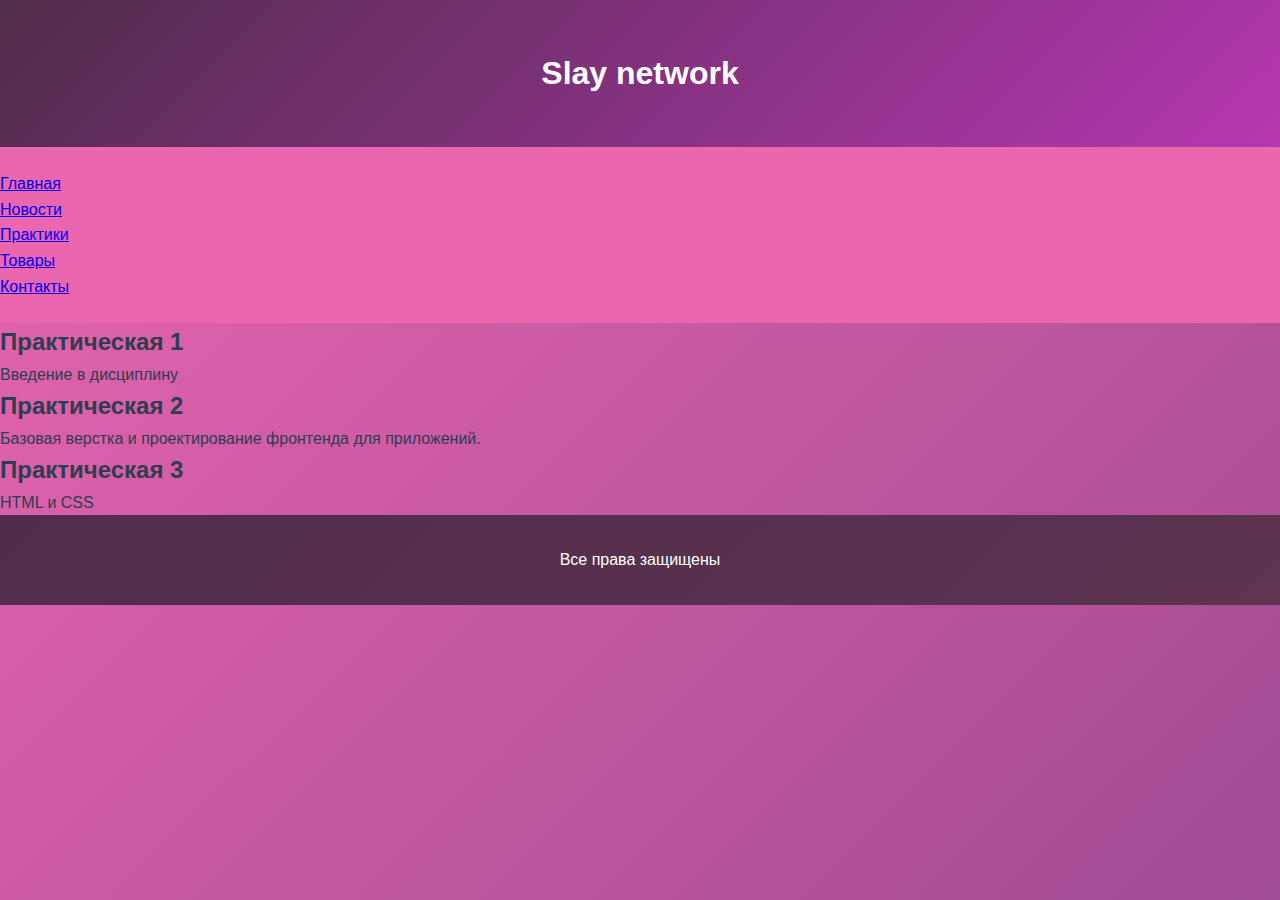
<file: pages/practices.html>
<!DOCTYPE html>
<html lang="ru">
  <head>
    <meta charset="UTF-8" />
    <meta name="viewport" content="width=device-width, initial-scale=1.0" />
    <title>Практические работы</title>
    <link rel="stylesheet" href="../style/styles.css" />
  </head>
  <body>
    <div class="page-container">
      <header class="header">
        <h1>Slay network</h1>
      </header>
      <div class="nav">
        <ul class="nav-list">
          <li class="nav-item">
            <a class="nav-link" href="../index.html">Главная</a>
          </li>
          <li class="nav-item">
            <a class="nav-link" href="news.html">Новости</a>
          </li>
          <li class="nav-item">
            <a class="nav-link" href="practices.html">Практики</a>
          </li>
          <li class="nav-item">
            <a class="nav-link" href="goods.html">Товары</a>
          </li>
          <li class="nav-item">
            <a class="nav-link" href="contacts.html">Контакты</a>
          </li>
        </ul>
      </div>
      <main class="content">
        <div class="news-container">
          <div class="news-card">
            <h2 class="news-title">Практическая 1</h2>

            <p class="news-text">Введение в дисциплину</p>
          </div>
          <div class="news-card">
            <h2 class="news-title">Практическая 2</h2>

            <p class="news-text">
              Базовая верстка и проектирование фронтенда для приложений.
            </p>
          </div>
          <div class="news-card">
            <h2 class="news-title">Практическая 3</h2>

            <p class="news-text">HTML и СSS</p>
          </div>
        </div>
      </main>
      <footer class="footer">
        <p>Все права защищены</p>
      </footer>
    </div>
  </body>
</html>
</file>
<file: style/styles.css>
:root {
  /* Цветовая палитра */
  --color-primary: #ea66af;
  --color-primary-dark: #a24b96;
  --color-secondary: #502c4b;
  --color-accent: #b537b1;
  --color-light: #f8f9fa;
  --color-dark: #2c3e50;
  --color-text: #2c3e50;
  --color-text-light: #7f8c8d;
  --color-white: #ffffff;
  --color-border: #e9ecef;
  --color-error: #e74c3c;
  --color-success: #2ecc71;

  /* Градиенты */
  --gradient-primary: linear-gradient(
    135deg,
    var(--color-primary) 0%,
    var(--color-primary-dark) 100%
  );
  --gradient-secondary: linear-gradient(
    135deg,
    var(--color-secondary) 0%,
    var(--color-accent) 100%
  );
  --gradient-dark: linear-gradient(
    135deg,
    var(--color-secondary) 0%,
    #5e3450 100%
  );

  /* Тени */
  --shadow-sm: 0 2px 5px rgba(0, 0, 0, 0.1);
  --shadow-md: 0 5px 20px rgba(0, 0, 0, 0.08);
  --shadow-lg: 0 8px 25px rgba(0, 0, 0, 0.15);
  --shadow-primary: 0 4px 15px rgba(234, 102, 175, 0.3);

  /* Размеры */
  --radius-sm: 6px;
  --radius-md: 8px;
  --radius-lg: 12px;
  --radius-xl: 15px;
  --radius-full: 25px;

  /* Отступы */
  --space-xs: 0.5rem;
  --space-sm: 1rem;
  --space-md: 1.5rem;
  --space-lg: 2rem;
  --space-xl: 3rem;

  /* Типографика */
  --font-size-xs: 0.75rem;
  --font-size-sm: 0.875rem;
  --font-size-base: 1rem;
  --font-size-lg: 1.125rem;
  --font-size-xl: 1.25rem;
  --font-size-2xl: 1.5rem;
  --font-size-3xl: 2rem;

  /* Анимации */
  --transition-fast: 0.2s ease;
  --transition-normal: 0.3s ease;
  --transition-slow: 0.5s ease;
}

/* ===== БАЗОВЫЕ СТИЛИ ===== */
* {
  margin: 0;
  padding: 0;
  box-sizing: border-box;
}

body {
  font-family: "Segoe UI", Tahoma, Geneva, Verdana, sans-serif;
  line-height: 1.6;
  color: var(--color-text);
  background: var(--gradient-primary);
  min-height: 100vh;
}

/* ===== БЛОК PAGE ===== */
.page {
  max-width: 1200px;
  margin: 0 auto;
  background: var(--color-white);
  min-height: 100vh;
  box-shadow: var(--shadow-lg);
  display: grid;
  grid-template-rows: auto auto 1fr auto;
  grid-template-areas:
    "header"
    "nav"
    "main"
    "footer";
}

/* ===== БЛОК HEADER ===== */
.header {
  background: var(--gradient-secondary);
  color: var(--color-white);
  text-align: center;
  padding: var(--space-xl);
  grid-area: header;
}

.header__title {
  font-size: var(--font-size-3xl);
  font-weight: 300;
  letter-spacing: 2px;
  margin: 0;
}

/* ===== БЛОК NAV ===== */
.nav {
  background: var(--color-primary);
  padding: var(--space-md) 0;
  grid-area: nav;
}

.nav__list {
  list-style: none;
  display: flex;
  justify-content: center;
  gap: var(--space-md);
  margin: 0;
  padding: 0;
}

.nav__item {
  margin: 0;
}

.nav__link {
  color: var(--color-white);
  text-decoration: none;
  padding: var(--space-sm) var(--space-lg);
  border-radius: var(--radius-full);
  transition: all var(--transition-normal);
  font-weight: 500;
  display: block;
}

.nav__link:hover {
  background: rgba(255, 255, 255, 0.1);
  transform: translateY(-2px);
}

/* Модификатор --active */
.nav__item--active .nav__link {
  background: rgba(255, 255, 255, 0.2);
  font-weight: 600;
}

/* ===== БЛОК MAIN ===== */
.main {
  padding: var(--space-xl);
  max-width: 900px;
  margin: 0 auto;
  grid-area: main;
}

/* ===== БЛОК PROFILE ===== */
.profile {
  margin-bottom: var(--space-xl);
}

.profile__card {
  display: flex;
  align-items: center;
  gap: var(--space-xl);
  background: var(--color-white);
  padding: var(--space-xl);
  border-radius: var(--radius-xl);
  box-shadow: var(--shadow-md);
  border-left: 4px solid var(--color-primary);
}

.profile__photo {
  width: 220px;
  height: 280px;
  border-radius: var(--radius-lg);
  object-fit: cover;
  border: 4px solid var(--color-primary);
  box-shadow: var(--shadow-primary);
}

.profile__info {
  flex: 1;
}

.profile__name {
  font-size: var(--font-size-2xl);
  color: var(--color-secondary);
  margin-bottom: var(--space-sm);
  font-weight: 500;
}

.profile__group {
  font-size: var(--font-size-lg);
  color: var(--color-text-light);
  margin: 0;
}

/* ===== БЛОК ABOUT ===== */
.about {
  background: linear-gradient(135deg, var(--color-light) 0%, #e9ecef 100%);
  padding: var(--space-xl);
  border-radius: var(--radius-xl);
  margin-bottom: var(--space-xl);
  border-left: 5px solid var(--color-primary);
}

.about__title {
  font-size: var(--font-size-2xl);
  color: var(--color-secondary);
  margin-bottom: var(--space-md);
  font-weight: 300;
}

.about__text {
  font-size: var(--font-size-base);
  line-height: 1.8;
  margin: 0;
  color: var(--color-text);
}

/* ===== БЛОК SKILLS ===== */
.skills {
  margin-bottom: var(--space-xl);
}

.skills__title {
  font-size: var(--font-size-2xl);
  color: var(--color-secondary);
  margin-bottom: var(--space-md);
  font-weight: 300;
  text-align: center;
}

.skills__list {
  display: grid;
  grid-template-columns: repeat(auto-fit, minmax(150px, 1fr));
  gap: var(--space-sm);
  margin: var(--space-md) 0;
}

/* Блок SKILL с модификаторами */
.skill {
  padding: var(--space-md);
  border-radius: var(--radius-full);
  color: var(--color-white);
  font-weight: 600;
  text-align: center;
  transition: all var(--transition-normal);
  box-shadow: var(--shadow-sm);
  cursor: pointer;
}

.skill:hover {
  transform: translateY(-3px);
  box-shadow: var(--shadow-md);
}

.skill--pink {
  background: linear-gradient(135deg, #fe4fdb 0%, #fe00cb 100%);
}

.skill--purple {
  background: linear-gradient(135deg, #667eea 0%, #764ba2 100%);
}

.skill--blue {
  background: linear-gradient(135deg, #3498db 0%, #2c3e50 100%);
}

.skill--orange {
  background: linear-gradient(135deg, #e67e22 0%, #d35400 100%);
}

.skill__name {
  font-size: var(--font-size-base);
}

/* ===== БЛОК EXPERIENCE ===== */
.experience {
  margin-top: var(--space-xl);
}

.experience__title {
  font-size: var(--font-size-2xl);
  color: var(--color-secondary);
  margin-bottom: var(--space-lg);
  font-weight: 300;
  text-align: center;
}

.experience__grid {
  display: grid;
  grid-template-columns: repeat(auto-fit, minmax(300px, 1fr));
  gap: var(--space-md);
}

/* Блок EXPERIENCE-CARD */
.experience-card {
  background: var(--color-white);
  padding: var(--space-lg);
  border-radius: var(--radius-lg);
  box-shadow: var(--shadow-md);
  border-left: 4px solid var(--color-primary);
  transition: transform var(--transition-normal);
}

.experience-card:hover {
  transform: translateX(5px);
}

.experience-card__title {
  font-size: var(--font-size-xl);
  color: var(--color-secondary);
  margin: 0 0 var(--space-sm) 0;
  font-weight: 600;
}

.experience-card__desc {
  color: var(--color-text-light);
  line-height: 1.6;
  margin: 0;
}

/* ===== БЛОК NEWS ===== */
.news {
  background: var(--color-white);
  padding: var(--space-xl);
  border-radius: var(--radius-xl);
  box-shadow: var(--shadow-md);
}

.news__title {
  color: var(--color-secondary);
  margin-bottom: var(--space-lg);
  font-size: var(--font-size-2xl);
  font-weight: 300;
  text-align: center;
}

.news__list {
  display: flex;
  flex-direction: column;
  gap: var(--space-lg);
}

/* Блок NEWS-ITEM */
.news-item {
  padding: var(--space-lg);
  border-left: 4px solid var(--color-primary);
  background: var(--color-light);
  border-radius: var(--radius-lg);
  transition: transform var(--transition-normal);
}

.news-item:hover {
  transform: translateY(-2px);
}

.news-item__title {
  color: var(--color-secondary);
  margin-bottom: var(--space-sm);
  font-size: var(--font-size-xl);
  font-weight: 600;
}

.news-item__date {
  color: var(--color-primary);
  font-size: var(--font-size-sm);
  margin-bottom: var(--space-sm);
}

.news-item__text {
  line-height: 1.7;
  color: var(--color-text);
  margin: 0;
}

/* ===== БЛОК PRODUCTS ===== */
.products {
  padding: var(--space-xl) 0;
}

.products__title {
  color: var(--color-secondary);
  margin-bottom: var(--space-lg);
  font-size: var(--font-size-2xl);
  font-weight: 300;
  text-align: center;
}

.products__grid {
  display: grid;
  grid-template-columns: repeat(auto-fit, minmax(280px, 1fr));
  gap: var(--space-lg);
  margin-top: var(--space-md);
}

/* Блок PRODUCT-CARD */
.product-card {
  background: var(--color-white);
  padding: var(--space-lg);
  border-radius: var(--radius-xl);
  text-align: center;
  box-shadow: var(--shadow-md);
  transition: all var(--transition-normal);
  border: 2px solid transparent;
}

.product-card:hover {
  transform: translateY(-5px);
  box-shadow: var(--shadow-lg);
  border-color: var(--color-primary);
}

.product-card__image {
  width: 200px;
  height: 250px;
  border-radius: var(--radius-lg);
  object-fit: cover;
  margin-bottom: var(--space-md);
  border: 3px solid var(--color-light);
}

.product-card__title {
  font-size: var(--font-size-lg);
  color: var(--color-secondary);
  margin: var(--space-sm) 0;
  font-weight: 600;
}

.product-card__price {
  font-size: var(--font-size-xl);
  color: var(--color-error);
  font-weight: 700;
  margin: var(--space-sm) 0;
}

/* ===== БЛОК CONTACTS ===== */
.contacts {
  text-align: center;
  padding: var(--space-xl) 0;
}

.contacts__title {
  color: var(--color-secondary);
  margin-bottom: var(--space-lg);
  font-size: var(--font-size-2xl);
  font-weight: 300;
}

.contacts__list {
  display: grid;
  grid-template-columns: repeat(auto-fit, minmax(250px, 1fr));
  gap: var(--space-md);
  margin-bottom: var(--space-xl);
}

.contacts__button {
  margin-top: var(--space-md);
}

/* Блок CONTACT-ITEM */
.contact-item {
  padding: var(--space-lg);
  background: linear-gradient(135deg, var(--color-light) 0%, #e9ecef 100%);
  border-radius: var(--radius-xl);
  text-align: center;
  transition: transform var(--transition-normal);
}

.contact-item:hover {
  transform: translateY(-3px);
}

.contact-item__title {
  color: var(--color-secondary);
  margin-bottom: var(--space-sm);
  font-size: var(--font-size-lg);
  font-weight: 600;
}

.contact-item__value {
  color: var(--color-primary);
  font-weight: 500;
  font-size: var(--font-size-base);
}

/* ===== БЛОК BUTTON ===== */
.button {
  border: none;
  padding: var(--space-md) var(--space-xl);
  font-size: var(--font-size-base);
  border-radius: var(--radius-full);
  cursor: pointer;
  font-weight: 600;
  transition: all var(--transition-normal);
  text-decoration: none;
  display: inline-block;
  text-align: center;
}

.button--primary {
  background: var(--gradient-primary);
  color: var(--color-white);
}

.button--primary:hover {
  transform: translateY(-2px);
  box-shadow: var(--shadow-primary);
}

.button--secondary {
  background: var(--color-light);
  color: var(--color-text);
  border: 2px solid var(--color-border);
}

.button--secondary:hover {
  background: var(--color-border);
  transform: translateY(-2px);
}

/* ===== БЛОК MODAL ===== */
.modal {
  border: none;
  border-radius: var(--radius-xl);
  padding: 0;
  max-width: 500px;
  width: 90%;
  box-shadow: var(--shadow-lg);
  background: var(--color-white);
}

.modal::backdrop {
  background: rgba(0, 0, 0, 0.5);
  backdrop-filter: blur(4px);
}

.modal__header {
  background: var(--gradient-secondary);
  color: var(--color-white);
  padding: var(--space-lg);
  border-radius: var(--radius-xl) var(--radius-xl) 0 0;
}

.modal__title {
  margin: 0;
  font-size: var(--font-size-xl);
  font-weight: 300;
}

.modal__content {
  padding: var(--space-xl);
}

.modal__actions {
  display: flex;
  gap: var(--space-md);
  justify-content: flex-end;
  margin-top: var(--space-lg);
}

/* ===== БЛОК FORM ===== */
.form {
  display: flex;
  flex-direction: column;
  gap: var(--space-md);
}

.form__group {
  display: flex;
  flex-direction: column;
  gap: var(--space-xs);
}

.form__label {
  font-weight: 600;
  color: var(--color-secondary);
  font-size: var(--font-size-sm);
}

.form__required {
  color: var(--color-error);
}

.form__input,
.form__select,
.form__textarea {
  padding: var(--space-md);
  border: 2px solid var(--color-border);
  border-radius: var(--radius-md);
  font-size: var(--font-size-base);
  transition: border-color var(--transition-fast);
  font-family: inherit;
}

.form__input:focus,
.form__select:focus,
.form__textarea:focus {
  outline: none;
  border-color: var(--color-primary);
  box-shadow: 0 0 0 3px rgba(234, 102, 175, 0.1);
}

.form__textarea {
  resize: vertical;
  min-height: 100px;
}

/* ===== БЛОК FOOTER ===== */
.footer {
  background: var(--gradient-dark);
  color: var(--color-white);
  text-align: center;
  padding: var(--space-lg);
  grid-area: footer;
}

.footer__text {
  margin: 0;
  font-size: var(--font-size-sm);
}

/* ===== АДАПТИВНОСТЬ ===== */
@media (max-width: 768px) {
  .page {
    grid-template-rows: auto auto 1fr auto;
  }

  .header {
    padding: var(--space-lg);
  }

  .header__title {
    font-size: var(--font-size-2xl);
  }

  .nav__list {
    flex-direction: column;
    gap: var(--space-sm);
    padding: 0 var(--space-sm);
  }

  .main {
    padding: var(--space-lg);
  }

  .profile__card {
    flex-direction: column;
    text-align: center;
    gap: var(--space-md);
  }

  .profile__photo {
    width: 180px;
    height: 220px;
  }

  .experience__grid,
  .products__grid {
    grid-template-columns: 1fr;
  }

  .skills__list {
    grid-template-columns: repeat(2, 1fr);
  }

  .modal__actions {
    flex-direction: column;
  }

  .contacts__list {
    grid-template-columns: 1fr;
  }
}

@media (max-width: 480px) {
  :root {
    --space-xl: 2rem;
    --space-lg: 1.5rem;
  }

  .header__title {
    font-size: var(--font-size-xl);
  }

  .profile__name {
    font-size: var(--font-size-xl);
  }

  .skills__list {
    grid-template-columns: 1fr;
  }

  .modal {
    width: 95%;
  }
}

/* ===== АНИМАЦИИ ===== */
@keyframes fadeIn {
  from {
    opacity: 0;
    transform: translateY(20px);
  }
  to {
    opacity: 1;
    transform: translateY(0);
  }
}

.profile__card,
.about,
.skills,
.experience,
.news,
.products,
.contacts {
  animation: fadeIn 0.6s ease-out;
}

/* ===== СОСТОЯНИЯ ЭЛЕМЕНТОВ ===== */
/* Состояние disabled */
.button:disabled {
  opacity: 0.6;
  cursor: not-allowed;
  transform: none !important;
}

/* Состояние focus для доступности */
.nav__link:focus,
.button:focus,
.form__input:focus,
.form__select:focus,
.form__textarea:focus {
  outline: 2px solid var(--color-primary);
  outline-offset: 2px;
}

/* Состояние active */
.button:active {
  transform: translateY(0);
}

/* Состояние invalid для форм */
.form__input:invalid:not(:focus),
.form__select:invalid:not(:focus),
.form__textarea:invalid:not(:focus) {
  border-color: var(--color-error);
}

/* ===== УТИЛИТАРНЫЕ КЛАССЫ ===== */
.sr-only {
  position: absolute;
  width: 1px;
  height: 1px;
  padding: 0;
  margin: -1px;
  overflow: hidden;
  clip: rect(0, 0, 0, 0);
  white-space: nowrap;
  border: 0;
}

.text-center {
  text-align: center;
}

.mb-sm {
  margin-bottom: var(--space-sm);
}

.mb-md {
  margin-bottom: var(--space-md);
}

.mb-lg {
  margin-bottom: var(--space-lg);
}
</file>
